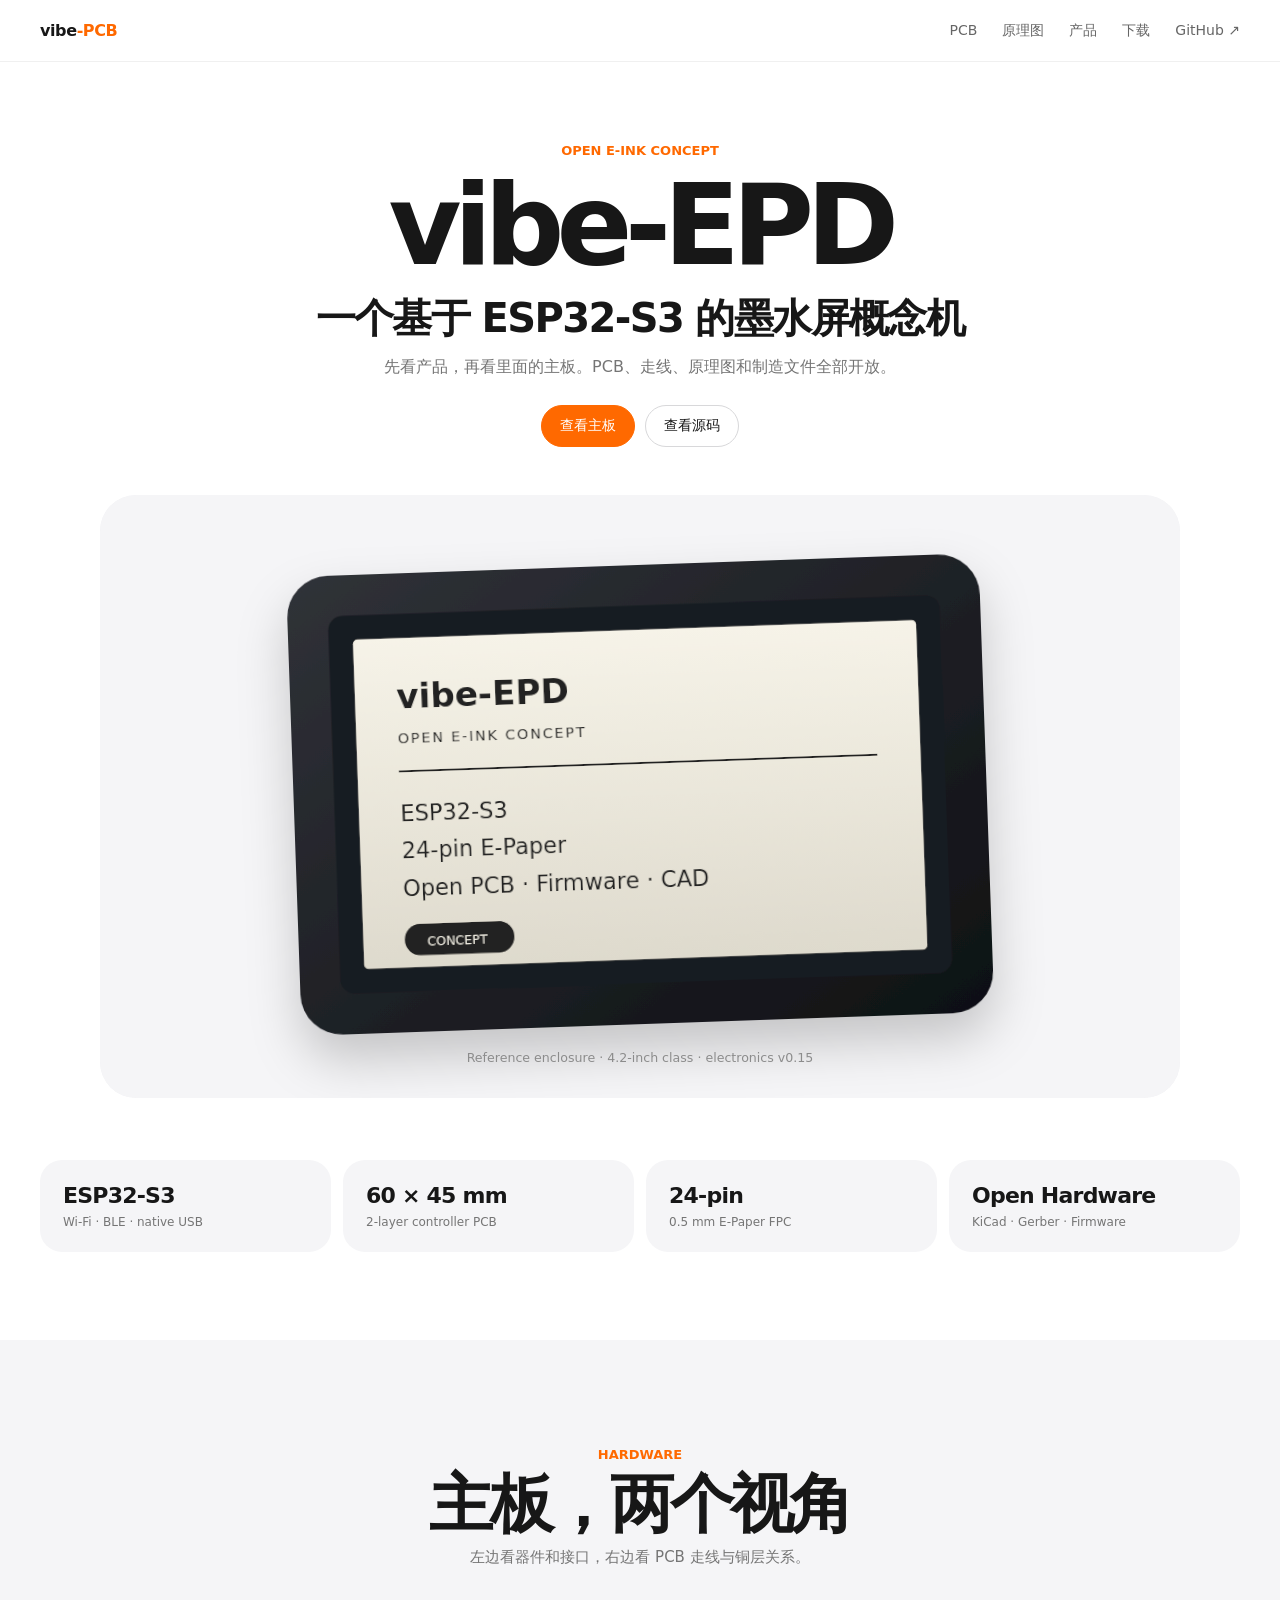
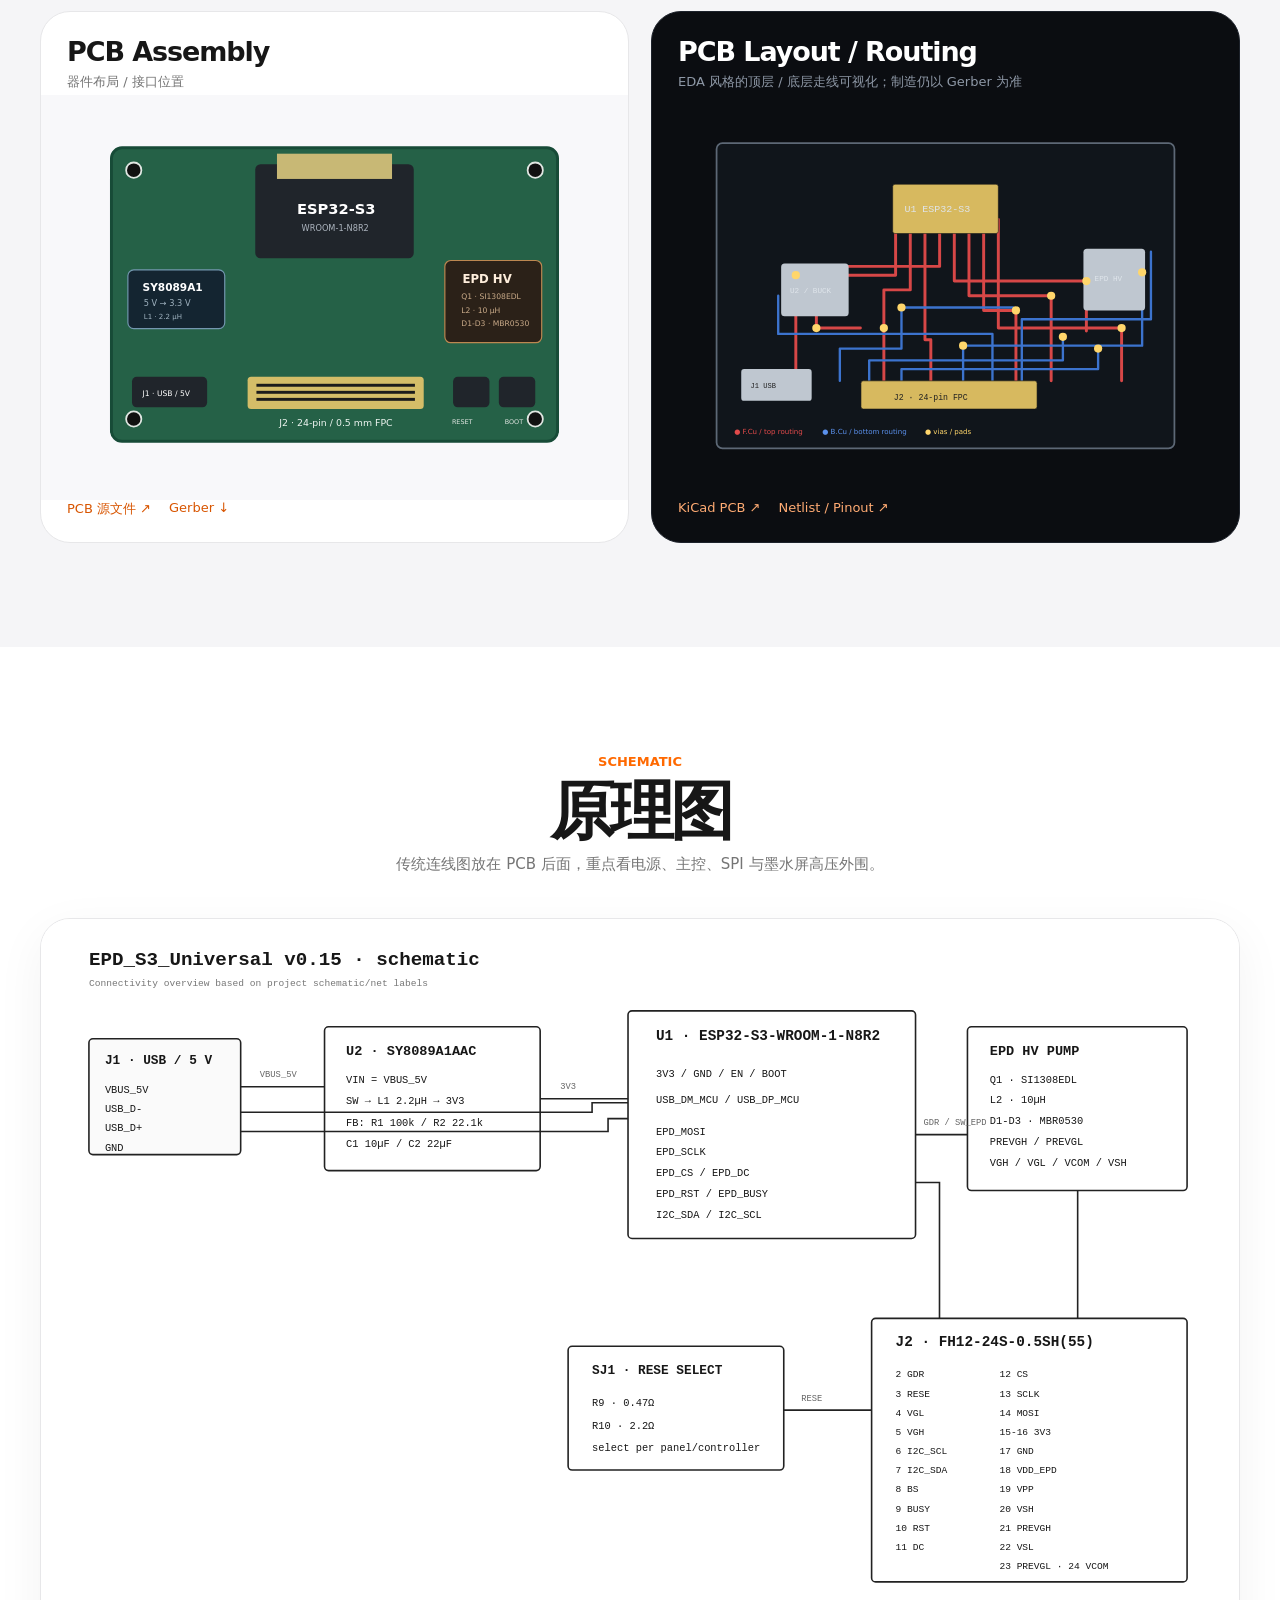
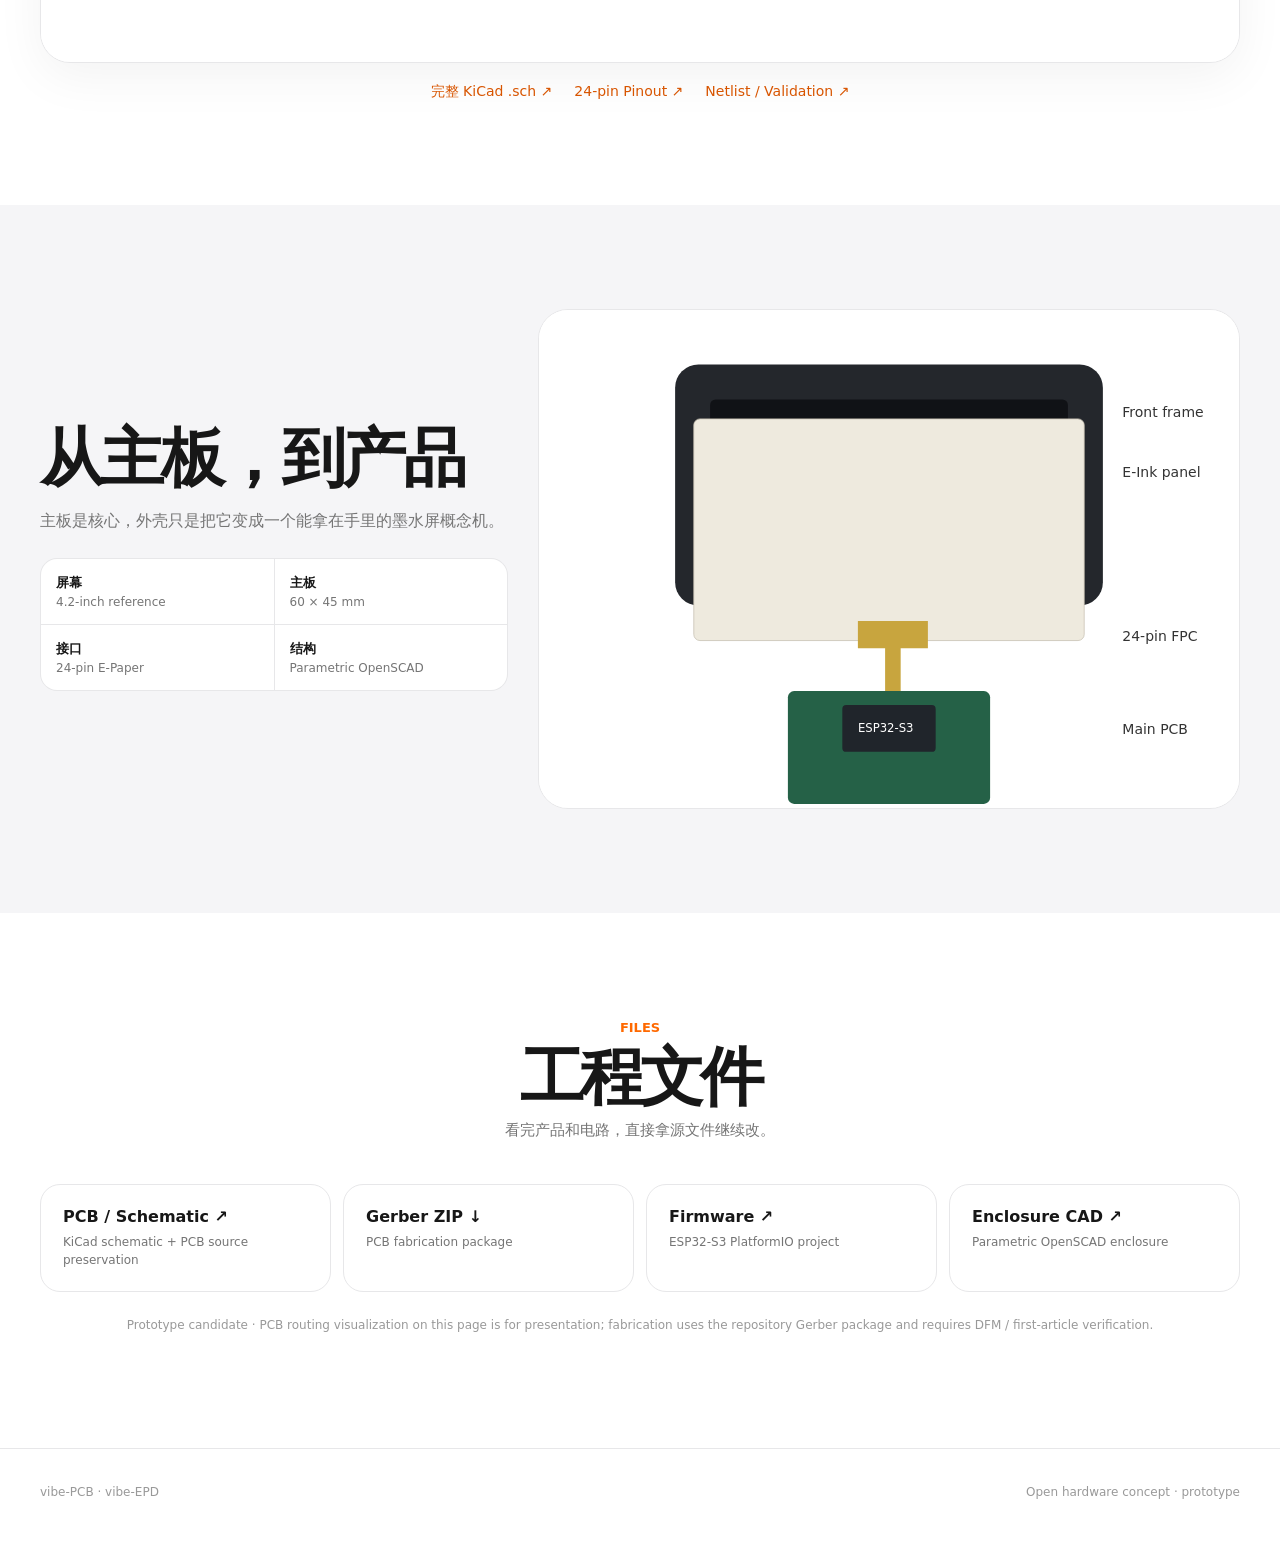
<file: docs/index.html>
<!doctype html>
<html lang="zh-CN">
<head>
<meta charset="utf-8">
<meta name="viewport" content="width=device-width,initial-scale=1">
<meta name="description" content="vibe-EPD：基于 ESP32-S3 的开源墨水屏概念机，展示产品效果、PCB、走线、原理图、Gerber 与结构 CAD。">
<title>vibe-EPD · Open E-Ink Concept</title>
<style>
:root{--ink:#171717;--muted:#757575;--soft:#f5f5f7;--line:#e7e7e9;--orange:#ff6900;--dark:#0b0d11;--max:1200px}
*{box-sizing:border-box}html{scroll-behavior:smooth}body{margin:0;color:var(--ink);background:#fff;font-family:Inter,ui-sans-serif,system-ui,-apple-system,BlinkMacSystemFont,"Segoe UI","PingFang SC","Microsoft YaHei",sans-serif;-webkit-font-smoothing:antialiased}a{color:inherit}.wrap{width:min(calc(100% - 48px),var(--max));margin:auto}.nav{height:62px;position:sticky;top:0;z-index:20;background:rgba(255,255,255,.94);backdrop-filter:blur(18px);border-bottom:1px solid rgba(0,0,0,.06)}.nav .wrap{height:100%;display:flex;align-items:center;justify-content:space-between}.brand{font-weight:850;text-decoration:none;letter-spacing:-.025em}.brand span{color:var(--orange)}.links{display:flex;gap:25px;font-size:14px;color:#666}.links a{text-decoration:none}.links a:hover{color:#111}
.hero{padding:78px 0 40px;text-align:center}.tag{color:var(--orange);font-size:13px;font-weight:750}.hero h1{font-size:clamp(64px,9vw,112px);line-height:.92;letter-spacing:-.07em;margin:15px 0 18px;font-weight:880}.hero h2{font-size:clamp(25px,3.2vw,40px);line-height:1.15;letter-spacing:-.04em;margin:0;font-weight:650}.hero p{max-width:650px;margin:16px auto 0;color:var(--muted);font-size:16px}.actions{display:flex;justify-content:center;gap:10px;flex-wrap:wrap;margin-top:27px}.btn{display:inline-flex;align-items:center;min-height:42px;padding:0 18px;border-radius:22px;text-decoration:none;border:1px solid #d8d8da;background:#fff;font-size:14px}.btn.primary{background:var(--orange);border-color:var(--orange);color:#fff}.productHero{margin:48px auto 0;max-width:1080px;border-radius:36px;background:var(--soft);overflow:hidden}.productHero svg{display:block;width:100%;height:auto}
.specs{padding:22px 0 88px}.specGrid{display:grid;grid-template-columns:repeat(4,1fr);gap:12px}.spec{background:var(--soft);border-radius:22px;padding:23px}.spec b{display:block;font-size:22px;letter-spacing:-.035em}.spec span{display:block;margin-top:7px;color:var(--muted);font-size:12px}
.section{padding:104px 0}.section.soft{background:var(--soft)}.head{text-align:center;margin-bottom:44px}.head .kicker{color:var(--orange);font-size:13px;font-weight:750}.head h2{font-size:clamp(42px,5vw,68px);line-height:1;letter-spacing:-.06em;margin:9px 0 12px}.head p{max-width:620px;margin:0 auto;color:var(--muted);font-size:15px}.pcbGrid{display:grid;grid-template-columns:1fr 1fr;gap:22px}.card{background:#fff;border:1px solid var(--line);border-radius:30px;overflow:hidden}.card.dark{background:var(--dark);color:#fff;border-color:#1d222b}.card header{padding:24px 26px 4px}.card h3{font-size:27px;letter-spacing:-.04em;margin:0}.card header p{margin:6px 0 0;color:var(--muted);font-size:13px}.card.dark header p{color:#8e98a6}.card svg{display:block;width:100%;height:auto}.cardFoot{display:flex;gap:18px;flex-wrap:wrap;padding:0 26px 24px}.cardFoot a{font-size:13px;text-decoration:none;color:#d85500}.card.dark .cardFoot a{color:#ffab73}
.schematicBox{background:#fff;border:1px solid var(--line);border-radius:30px;overflow:hidden;box-shadow:0 14px 50px rgba(0,0,0,.05)}.schematicBox svg{display:block;width:100%;height:auto}.below{display:flex;justify-content:center;gap:22px;flex-wrap:wrap;margin-top:20px}.below a{font-size:14px;text-decoration:none;color:#d85500}
.productGrid{display:grid;grid-template-columns:.8fr 1.2fr;gap:30px;align-items:center}.productCopy h2{font-size:clamp(40px,5vw,64px);line-height:1.02;letter-spacing:-.055em;margin:0 0 16px}.productCopy p{color:var(--muted);font-size:16px;line-height:1.7;margin:0 0 24px}.mini{display:grid;grid-template-columns:1fr 1fr;gap:1px;background:var(--line);border:1px solid var(--line);border-radius:17px;overflow:hidden}.mini div{background:#fff;padding:15px}.mini b,.mini span{display:block}.mini b{font-size:13px}.mini span{font-size:12px;color:var(--muted);margin-top:3px}.structure{background:#fff;border:1px solid var(--line);border-radius:30px;overflow:hidden}.structure svg{display:block;width:100%;height:auto}
.downloadGrid{display:grid;grid-template-columns:repeat(4,1fr);gap:12px}.download{display:block;background:#fff;border:1px solid var(--line);border-radius:20px;padding:22px;text-decoration:none}.download:hover{border-color:#c7c7ca}.download b{display:block;font-size:16px}.download span{display:block;color:var(--muted);font-size:12px;line-height:1.5;margin-top:7px}.note{text-align:center;color:#999;font-size:12px;margin-top:26px}.footer{padding:36px 0 44px;border-top:1px solid var(--line);color:#999;font-size:12px}.footer .wrap{display:flex;justify-content:space-between;gap:18px;flex-wrap:wrap}
@media(max-width:900px){.links{display:none}.specGrid,.downloadGrid{grid-template-columns:1fr 1fr}.pcbGrid,.productGrid{grid-template-columns:1fr}.section{padding:78px 0}}
@media(max-width:560px){.wrap{width:min(calc(100% - 30px),var(--max))}.hero{padding-top:56px}.hero h1{font-size:60px}.productHero,.card,.schematicBox,.structure{border-radius:22px}.specGrid,.downloadGrid{grid-template-columns:1fr}.section{padding:64px 0}.head{margin-bottom:30px}}
</style>
</head>
<body>
<nav class="nav"><div class="wrap"><a class="brand" href="#top">vibe<span>-PCB</span></a><div class="links"><a href="#pcb">PCB</a><a href="#schematic">原理图</a><a href="#product">产品</a><a href="#files">下载</a><a href="https://github.com/GitrnHub/vibe-PCB">GitHub ↗</a></div></div></nav>

<header id="top" class="hero"><div class="wrap">
<span class="tag">OPEN E-INK CONCEPT</span>
<h1>vibe-EPD</h1>
<h2>一个基于 ESP32-S3 的墨水屏概念机</h2>
<p>先看产品，再看里面的主板。PCB、走线、原理图和制造文件全部开放。</p>
<div class="actions"><a class="btn primary" href="#pcb">查看主板</a><a class="btn" href="https://github.com/GitrnHub/vibe-PCB">查看源码</a></div>
<div class="productHero" aria-label="vibe-EPD 产品效果图">
<svg viewBox="0 0 1200 670" role="img" aria-label="vibe-EPD 墨水屏概念产品效果">
<defs><linearGradient id="case" x1="0" y1="0" x2="1" y2="1"><stop stop-color="#303238"/><stop offset="1" stop-color="#0e1014"/></linearGradient><linearGradient id="screen" x1="0" y1="0" x2="0" y2="1"><stop stop-color="#f6f3e8"/><stop offset="1" stop-color="#dedacd"/></linearGradient><filter id="shadow" x="-30%" y="-30%" width="160%" height="180%"><feDropShadow dx="0" dy="28" stdDeviation="28" flood-opacity=".20"/></filter></defs>
<rect width="1200" height="670" fill="#f5f5f7"/>
<g transform="translate(215 78) rotate(-2 380 250)" filter="url(#shadow)"><rect width="770" height="510" rx="46" fill="url(#case)"/><rect x="45" y="45" width="680" height="420" rx="16" fill="#181b20"/><rect x="72" y="72" width="626" height="366" rx="5" fill="url(#screen)"/>
<g font-family="system-ui,sans-serif" fill="#202020"><text x="118" y="150" font-size="38" font-weight="760">vibe-EPD</text><text x="118" y="189" font-size="16" letter-spacing="2">OPEN E-INK CONCEPT</text><line x1="118" y1="220" x2="650" y2="220" stroke="#202020" stroke-width="2"/><text x="118" y="275" font-size="25">ESP32-S3</text><text x="118" y="317" font-size="25">24-pin E-Paper</text><text x="118" y="359" font-size="25">Open PCB · Firmware · CAD</text><rect x="118" y="390" width="122" height="35" rx="17.5" fill="#202020"/><text x="143" y="414" fill="#f2efe4" font-size="14">CONCEPT</text></g></g>
<text x="600" y="630" text-anchor="middle" fill="#8c8c8c" font-family="system-ui" font-size="14">Reference enclosure · 4.2-inch class · electronics v0.15</text>
</svg>
</div></div></header>

<section class="specs"><div class="wrap specGrid"><div class="spec"><b>ESP32-S3</b><span>Wi-Fi · BLE · native USB</span></div><div class="spec"><b>60 × 45 mm</b><span>2-layer controller PCB</span></div><div class="spec"><b>24-pin</b><span>0.5 mm E-Paper FPC</span></div><div class="spec"><b>Open Hardware</b><span>KiCad · Gerber · Firmware</span></div></div></section>

<section id="pcb" class="section soft"><div class="wrap">
<div class="head"><span class="kicker">HARDWARE</span><h2>主板，两个视角</h2><p>左边看器件和接口，右边看 PCB 走线与铜层关系。</p></div>
<div class="pcbGrid">
<article class="card"><header><h3>PCB Assembly</h3><p>器件布局 / 接口位置</p></header>
<svg viewBox="0 0 1000 690" role="img" aria-label="EPD S3 Universal PCB assembly view"><rect width="1000" height="690" fill="#f8f8fa"/><g transform="translate(120 90)"><rect width="760" height="500" rx="18" fill="#256147" stroke="#174b37" stroke-width="5"/><circle cx="38" cy="38" r="13" fill="#111" stroke="#e1e7e3" stroke-width="3"/><circle cx="722" cy="38" r="13" fill="#111" stroke="#e1e7e3" stroke-width="3"/><circle cx="38" cy="462" r="13" fill="#111" stroke="#e1e7e3" stroke-width="3"/><circle cx="722" cy="462" r="13" fill="#111" stroke="#e1e7e3" stroke-width="3"/>
<rect x="245" y="28" width="270" height="160" rx="9" fill="#20252b"/><rect x="282" y="10" width="196" height="43" fill="#c8b875"/><text x="316" y="113" font-family="system-ui" font-size="25" font-weight="700" fill="#fff">ESP32-S3</text><text x="324" y="141" font-family="system-ui" font-size="14" fill="#adb5bf">WROOM-1-N8R2</text>
<g font-family="system-ui"><rect x="28" y="208" width="165" height="100" rx="10" fill="#142531" stroke="#7397af" stroke-width="2"/><text x="53" y="244" font-size="18" font-weight="700" fill="#fff">SY8089A1</text><text x="55" y="270" font-size="14" fill="#a0b3c0">5 V → 3.3 V</text><text x="55" y="292" font-size="12" fill="#a0b3c0">L1 · 2.2 µH</text>
<rect x="568" y="192" width="165" height="140" rx="10" fill="#2b2118" stroke="#bc8750" stroke-width="2"/><text x="598" y="230" font-size="20" font-weight="700" fill="#ffeedc">EPD HV</text><text x="596" y="258" font-size="13" fill="#c9aa88">Q1 · SI1308EDL</text><text x="596" y="281" font-size="13" fill="#c9aa88">L2 · 10 µH</text><text x="596" y="304" font-size="13" fill="#c9aa88">D1-D3 · MBR0530</text>
<rect x="232" y="390" width="300" height="55" rx="6" fill="#d4bd68"/><g fill="#1b1b1b"><rect x="247" y="402" width="270" height="5"/><rect x="247" y="414" width="270" height="5"/><rect x="247" y="426" width="270" height="5"/></g><text x="286" y="474" font-size="16" fill="#eef5f1">J2 · 24-pin / 0.5 mm FPC</text>
<rect x="35" y="390" width="128" height="52" rx="8" fill="#20252b"/><text x="53" y="422" font-size="13" fill="#fff">J1 · USB / 5V</text><rect x="582" y="390" width="62" height="52" rx="8" fill="#20252b"/><rect x="660" y="390" width="62" height="52" rx="8" fill="#20252b"/><text x="580" y="470" font-size="11" fill="#e0e5e1">RESET</text><text x="670" y="470" font-size="11" fill="#e0e5e1">BOOT</text></g></g></svg>
<div class="cardFoot"><a href="https://github.com/GitrnHub/vibe-PCB/tree/main/hardware/epd-s3-v0.15/source">PCB 源文件 ↗</a><a href="https://raw.githubusercontent.com/GitrnHub/vibe-PCB/main/hardware/epd-s3-v0.15/manufacturing/EPD_S3_Universal_Gerber.zip">Gerber ↓</a></div></article>

<article class="card dark"><header><h3>PCB Layout / Routing</h3><p>EDA 风格的顶层 / 底层走线可视化；制造仍以 Gerber 为准</p></header>
<svg viewBox="0 0 1000 690" role="img" aria-label="EPD S3 Universal PCB routing visualization"><rect width="1000" height="690" fill="#0b0d11"/><g transform="translate(110 82)"><rect width="780" height="520" rx="10" fill="#10151b" stroke="#5d6876" stroke-width="3"/>
<g opacity=".95" fill="none" stroke-linecap="round" stroke-linejoin="round"><g stroke="#e24a4a" stroke-width="5"><path d="M380 130L380 210L170 210L170 315L245 315"/><path d="M405 130L405 235L630 235L630 320"/><path d="M430 130L430 260L570 260L570 405"/><path d="M455 130L455 285L510 285L510 405"/><path d="M330 130L330 250L285 250L285 405"/><path d="M305 130L305 225L135 225L135 405"/><path d="M480 130L480 315L690 315L690 405"/><path d="M355 130L355 335L365 335L365 405"/></g><g stroke="#3f79d8" stroke-width="4"><path d="M210 405L210 350L315 350L315 280L505 280"/><path d="M260 405L260 370L590 370L590 330"/><path d="M315 405L315 385L650 385L650 350"/><path d="M420 405L420 345L725 345L725 220"/><path d="M470 405L470 325L105 325L105 260"/><path d="M520 405L520 300L740 300L740 185"/></g></g>
<g fill="#d7b95f" stroke="#151515" stroke-width="1"><rect x="300" y="70" width="180" height="84" rx="4"/><rect x="246" y="405" width="300" height="48" rx="4"/></g><g fill="#bfc7d0"><rect x="42" y="385" width="120" height="54" rx="5"/><rect x="625" y="180" width="105" height="105" rx="6"/><rect x="110" y="205" width="115" height="90" rx="6"/></g>
<g fill="#ffd66b"><circle cx="135" cy="225" r="7"/><circle cx="170" cy="315" r="7"/><circle cx="285" cy="315" r="7"/><circle cx="315" cy="280" r="7"/><circle cx="420" cy="345" r="7"/><circle cx="510" cy="285" r="7"/><circle cx="570" cy="260" r="7"/><circle cx="590" cy="330" r="7"/><circle cx="630" cy="235" r="7"/><circle cx="650" cy="350" r="7"/><circle cx="690" cy="315" r="7"/><circle cx="725" cy="220" r="7"/></g>
<g font-family="ui-monospace,monospace" fill="#dfe5eb"><text x="320" y="118" font-size="17">U1 ESP32-S3</text><text x="125" y="255" font-size="13">U2 / BUCK</text><text x="644" y="235" font-size="13">EPD HV</text><text x="302" y="438" font-size="14" fill="#202020">J2 · 24-pin FPC</text><text x="58" y="418" font-size="12" fill="#202020">J1 USB</text></g>
<g font-family="system-ui" font-size="12"><text x="30" y="495" fill="#e24a4a">● F.Cu / top routing</text><text x="180" y="495" fill="#5b91ed">● B.Cu / bottom routing</text><text x="355" y="495" fill="#ffd66b">● vias / pads</text></g></g></svg>
<div class="cardFoot"><a href="https://github.com/GitrnHub/vibe-PCB/tree/main/hardware/epd-s3-v0.15/source">KiCad PCB ↗</a><a href="https://github.com/GitrnHub/vibe-PCB/tree/main/hardware/epd-s3-v0.15/reference">Netlist / Pinout ↗</a></div></article>
</div></div></section>

<section id="schematic" class="section"><div class="wrap"><div class="head"><span class="kicker">SCHEMATIC</span><h2>原理图</h2><p>传统连线图放在 PCB 后面，重点看电源、主控、SPI 与墨水屏高压外围。</p></div>
<div class="schematicBox"><svg viewBox="0 0 1500 930" role="img" aria-label="EPD S3 Universal schematic overview"><rect width="1500" height="930" fill="#fff"/><g font-family="ui-monospace,SFMono-Regular,Menlo,Consolas,monospace" fill="#171717" stroke="#222" stroke-width="2"><text x="60" y="58" font-size="24" font-weight="700" stroke="none">EPD_S3_Universal v0.15 · schematic</text><text x="60" y="84" font-size="12" fill="#777" stroke="none">Connectivity overview based on project schematic/net labels</text>
<rect x="60" y="150" width="190" height="145" rx="5" fill="#fafafa"/><text x="80" y="182" font-size="16" font-weight="700" stroke="none">J1 · USB / 5 V</text><text x="80" y="218" font-size="13" stroke="none">VBUS_5V</text><text x="80" y="242" font-size="13" stroke="none">USB_D-</text><text x="80" y="266" font-size="13" stroke="none">USB_D+</text><text x="80" y="290" font-size="13" stroke="none">GND</text>
<rect x="355" y="135" width="270" height="180" rx="5" fill="#fff"/><text x="382" y="170" font-size="17" font-weight="700" stroke="none">U2 · SY8089A1AAC</text><text x="382" y="205" font-size="13" stroke="none">VIN = VBUS_5V</text><text x="382" y="232" font-size="13" stroke="none">SW → L1 2.2µH → 3V3</text><text x="382" y="259" font-size="13" stroke="none">FB: R1 100k / R2 22.1k</text><text x="382" y="286" font-size="13" stroke="none">C1 10µF / C2 22µF</text>
<rect x="735" y="115" width="360" height="285" rx="5" fill="#fff"/><text x="770" y="152" font-size="18" font-weight="700" stroke="none">U1 · ESP32-S3-WROOM-1-N8R2</text><text x="770" y="198" font-size="13" stroke="none">3V3 / GND / EN / BOOT</text><text x="770" y="230" font-size="13" stroke="none">USB_DM_MCU / USB_DP_MCU</text><text x="770" y="270" font-size="13" stroke="none">EPD_MOSI</text><text x="770" y="296" font-size="13" stroke="none">EPD_SCLK</text><text x="770" y="322" font-size="13" stroke="none">EPD_CS / EPD_DC</text><text x="770" y="348" font-size="13" stroke="none">EPD_RST / EPD_BUSY</text><text x="770" y="374" font-size="13" stroke="none">I2C_SDA / I2C_SCL</text>
<rect x="1160" y="135" width="275" height="205" rx="5" fill="#fff"/><text x="1188" y="170" font-size="17" font-weight="700" stroke="none">EPD HV PUMP</text><text x="1188" y="205" font-size="13" stroke="none">Q1 · SI1308EDL</text><text x="1188" y="231" font-size="13" stroke="none">L2 · 10µH</text><text x="1188" y="257" font-size="13" stroke="none">D1-D3 · MBR0530</text><text x="1188" y="283" font-size="13" stroke="none">PREVGH / PREVGL</text><text x="1188" y="309" font-size="13" stroke="none">VGH / VGL / VCOM / VSH</text>
<rect x="1040" y="500" width="395" height="330" rx="5" fill="#fff"/><text x="1070" y="535" font-size="18" font-weight="700" stroke="none">J2 · FH12-24S-0.5SH(55)</text><g stroke="none" font-size="12"><text x="1070" y="574">2 GDR</text><text x="1070" y="598">3 RESE</text><text x="1070" y="622">4 VGL</text><text x="1070" y="646">5 VGH</text><text x="1070" y="670">6 I2C_SCL</text><text x="1070" y="694">7 I2C_SDA</text><text x="1070" y="718">8 BS</text><text x="1070" y="742">9 BUSY</text><text x="1070" y="766">10 RST</text><text x="1070" y="790">11 DC</text><text x="1200" y="574">12 CS</text><text x="1200" y="598">13 SCLK</text><text x="1200" y="622">14 MOSI</text><text x="1200" y="646">15-16 3V3</text><text x="1200" y="670">17 GND</text><text x="1200" y="694">18 VDD_EPD</text><text x="1200" y="718">19 VPP</text><text x="1200" y="742">20 VSH</text><text x="1200" y="766">21 PREVGH</text><text x="1200" y="790">22 VSL</text><text x="1200" y="814">23 PREVGL · 24 VCOM</text></g>
<rect x="660" y="535" width="270" height="155" rx="5" fill="#fff"/><text x="690" y="570" font-size="16" font-weight="700" stroke="none">SJ1 · RESE SELECT</text><text x="690" y="610" font-size="13" stroke="none">R9 · 0.47Ω</text><text x="690" y="638" font-size="13" stroke="none">R10 · 2.2Ω</text><text x="690" y="666" font-size="13" stroke="none">select per panel/controller</text>
<g fill="none"><path d="M250 210H355"/><path d="M625 225H735"/><path d="M1095 270H1160"/><path d="M1095 330H1125V500"/><path d="M930 615H1040"/><path d="M1298 340V500"/><path d="M250 242H690V230H735"/><path d="M250 266H710V250H735"/></g><g stroke="none" font-size="11" fill="#666"><text x="274" y="198">VBUS_5V</text><text x="650" y="213">3V3</text><text x="1105" y="258">GDR / SW_EPD</text><text x="952" y="603">RESE</text></g></g></svg></div>
<div class="below"><a href="https://github.com/GitrnHub/vibe-PCB/blob/main/hardware/epd-s3-v0.15/source/EPD_S3_Universal.sch">完整 KiCad .sch ↗</a><a href="https://github.com/GitrnHub/vibe-PCB/blob/main/hardware/epd-s3-v0.15/reference/fpc24_pinout.csv">24-pin Pinout ↗</a><a href="https://github.com/GitrnHub/vibe-PCB/tree/main/hardware/epd-s3-v0.15/reference">Netlist / Validation ↗</a></div></div></section>

<section id="product" class="section soft"><div class="wrap productGrid"><div class="productCopy"><h2>从主板，到产品</h2><p>主板是核心，外壳只是把它变成一个能拿在手里的墨水屏概念机。</p><div class="mini"><div><b>屏幕</b><span>4.2-inch reference</span></div><div><b>主板</b><span>60 × 45 mm</span></div><div><b>接口</b><span>24-pin E-Paper</span></div><div><b>结构</b><span>Parametric OpenSCAD</span></div></div></div>
<div class="structure"><svg viewBox="0 0 900 640" role="img" aria-label="vibe-EPD exploded structure"><rect width="900" height="640" fill="#fff"/><g transform="translate(175 70)" font-family="system-ui"><rect x="0" y="0" width="550" height="310" rx="30" fill="#24272c"/><rect x="45" y="45" width="460" height="220" rx="7" fill="#101216"/><text x="575" y="68" fill="#333" font-size="18">Front frame</text><rect x="24" y="70" width="502" height="285" rx="8" fill="#eeeade" stroke="#c8c2b4"/><text x="575" y="145" fill="#333" font-size="18">E-Ink panel</text><path d="M235 330h90v35h-35v65h-20v-65h-35z" fill="#c8a53e"/><text x="575" y="355" fill="#333" font-size="18">24-pin FPC</text><rect x="145" y="420" width="260" height="145" rx="8" fill="#256147"/><rect x="215" y="438" width="120" height="60" rx="5" fill="#20252b"/><text x="235" y="473" fill="#fff" font-size="15">ESP32-S3</text><text x="575" y="475" fill="#333" font-size="18">Main PCB</text></g></svg></div></div></section>

<section id="files" class="section"><div class="wrap"><div class="head"><span class="kicker">FILES</span><h2>工程文件</h2><p>看完产品和电路，直接拿源文件继续改。</p></div><div class="downloadGrid"><a class="download" href="https://github.com/GitrnHub/vibe-PCB/tree/main/hardware/epd-s3-v0.15/source"><b>PCB / Schematic ↗</b><span>KiCad schematic + PCB source preservation</span></a><a class="download" href="https://raw.githubusercontent.com/GitrnHub/vibe-PCB/main/hardware/epd-s3-v0.15/manufacturing/EPD_S3_Universal_Gerber.zip"><b>Gerber ZIP ↓</b><span>PCB fabrication package</span></a><a class="download" href="https://github.com/GitrnHub/vibe-PCB/tree/main/firmware"><b>Firmware ↗</b><span>ESP32-S3 PlatformIO project</span></a><a class="download" href="https://github.com/GitrnHub/vibe-PCB/tree/main/mechanical/enclosure-v0.1"><b>Enclosure CAD ↗</b><span>Parametric OpenSCAD enclosure</span></a></div><p class="note">Prototype candidate · PCB routing visualization on this page is for presentation; fabrication uses the repository Gerber package and requires DFM / first-article verification.</p></div></section>
<footer class="footer"><div class="wrap"><span>vibe-PCB · vibe-EPD</span><span>Open hardware concept · prototype</span></div></footer>
</body></html>
</file>
